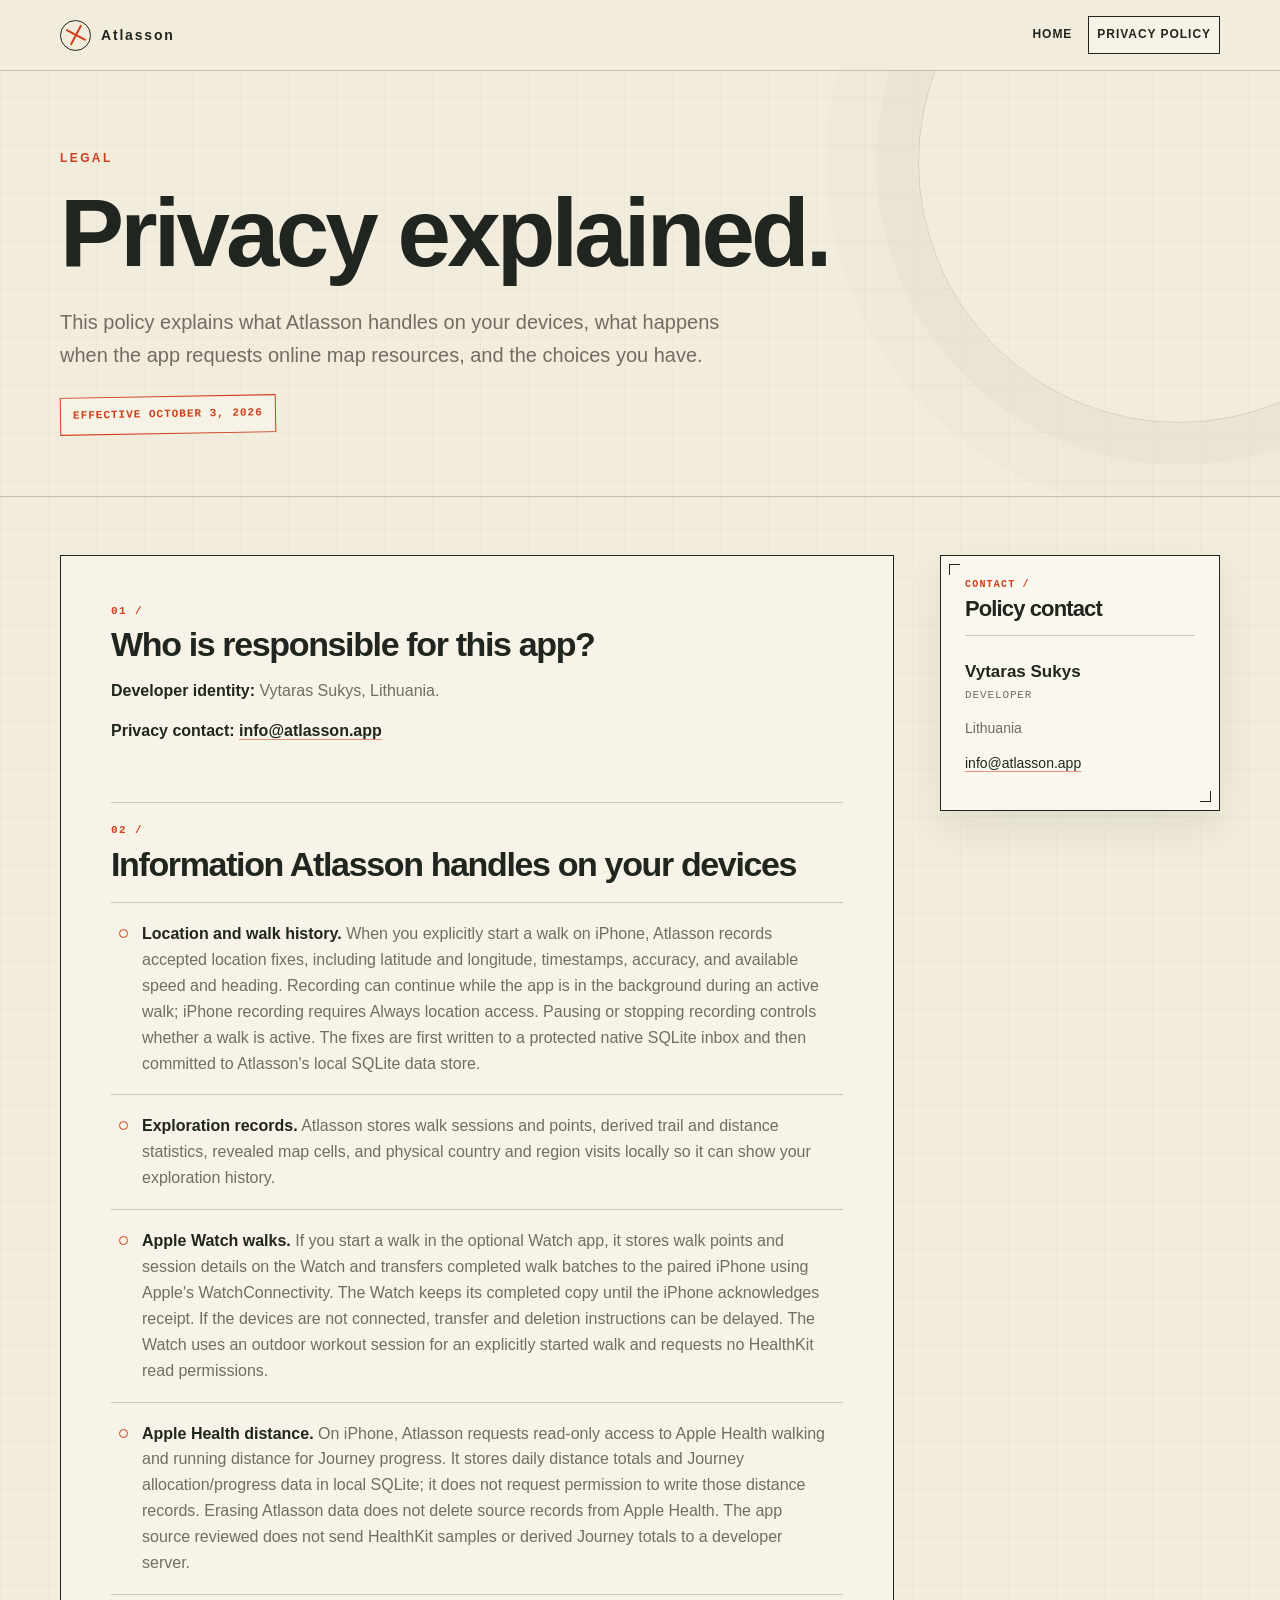
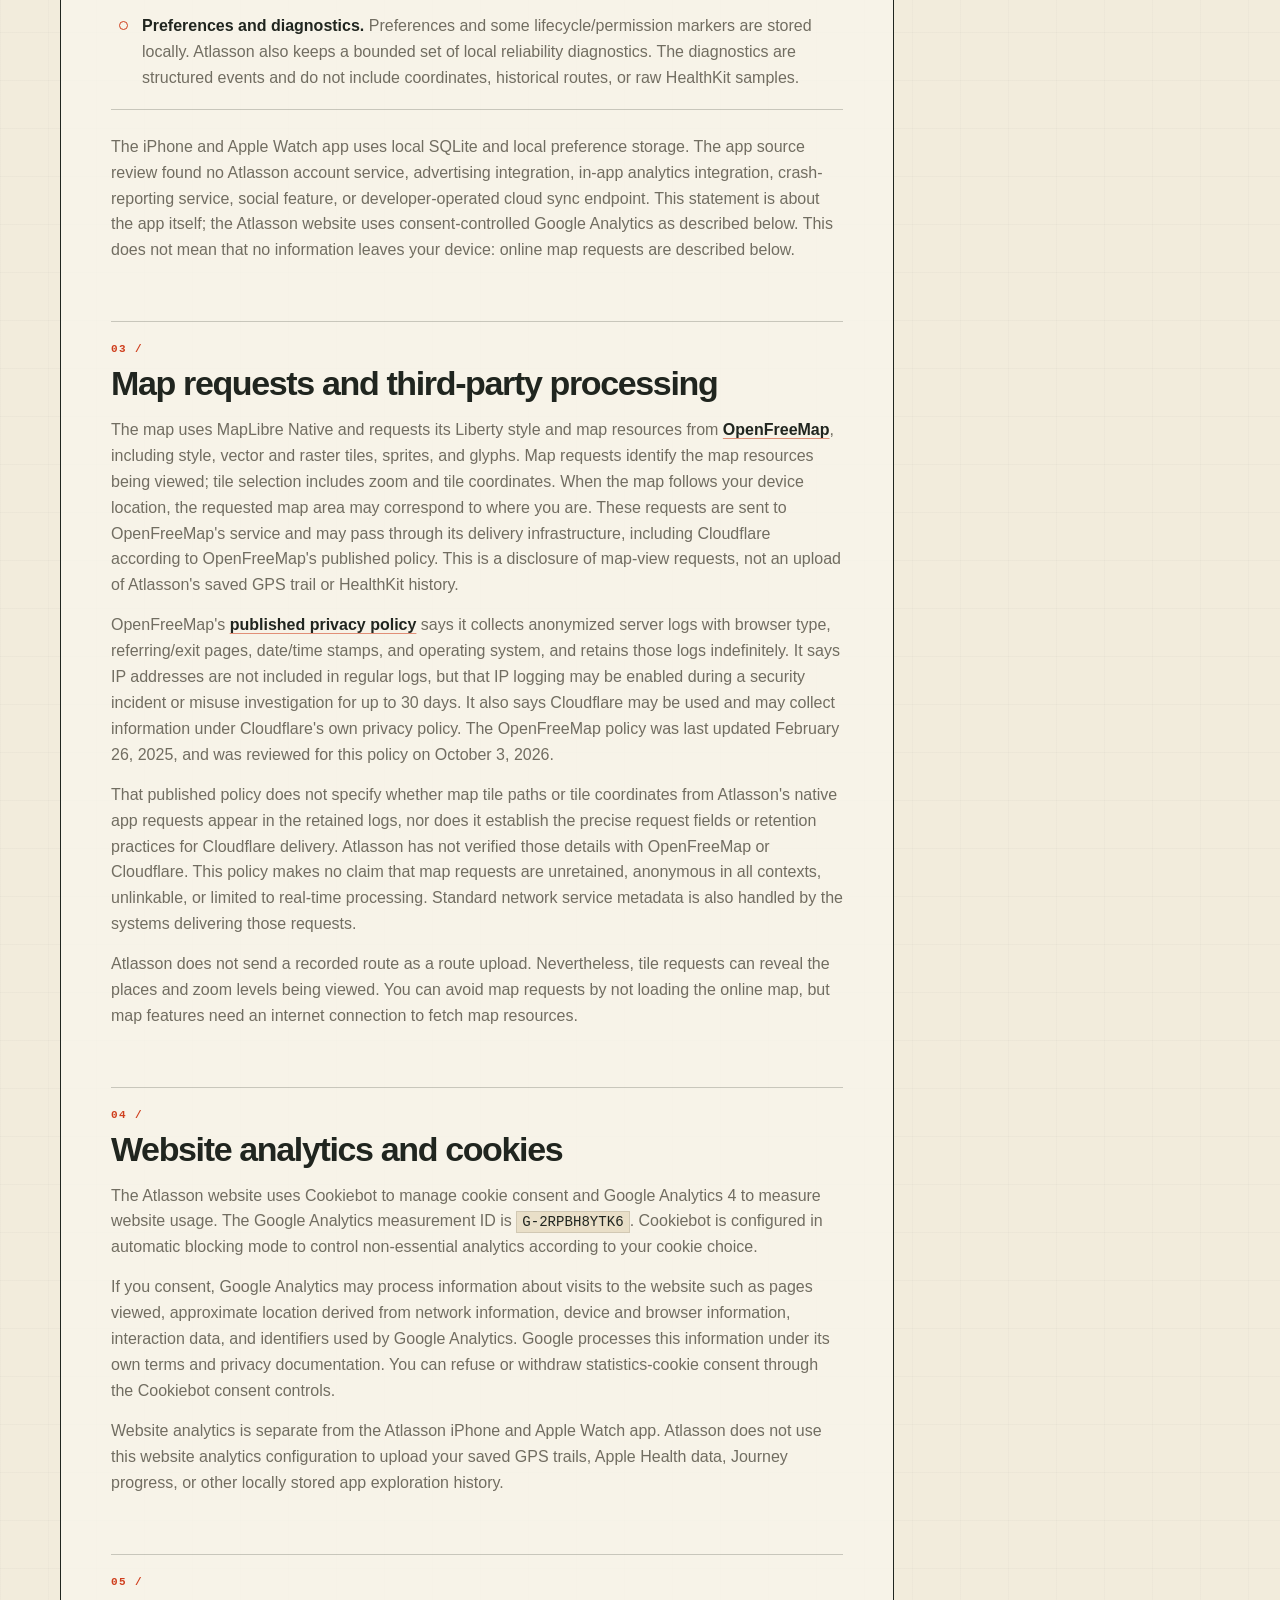
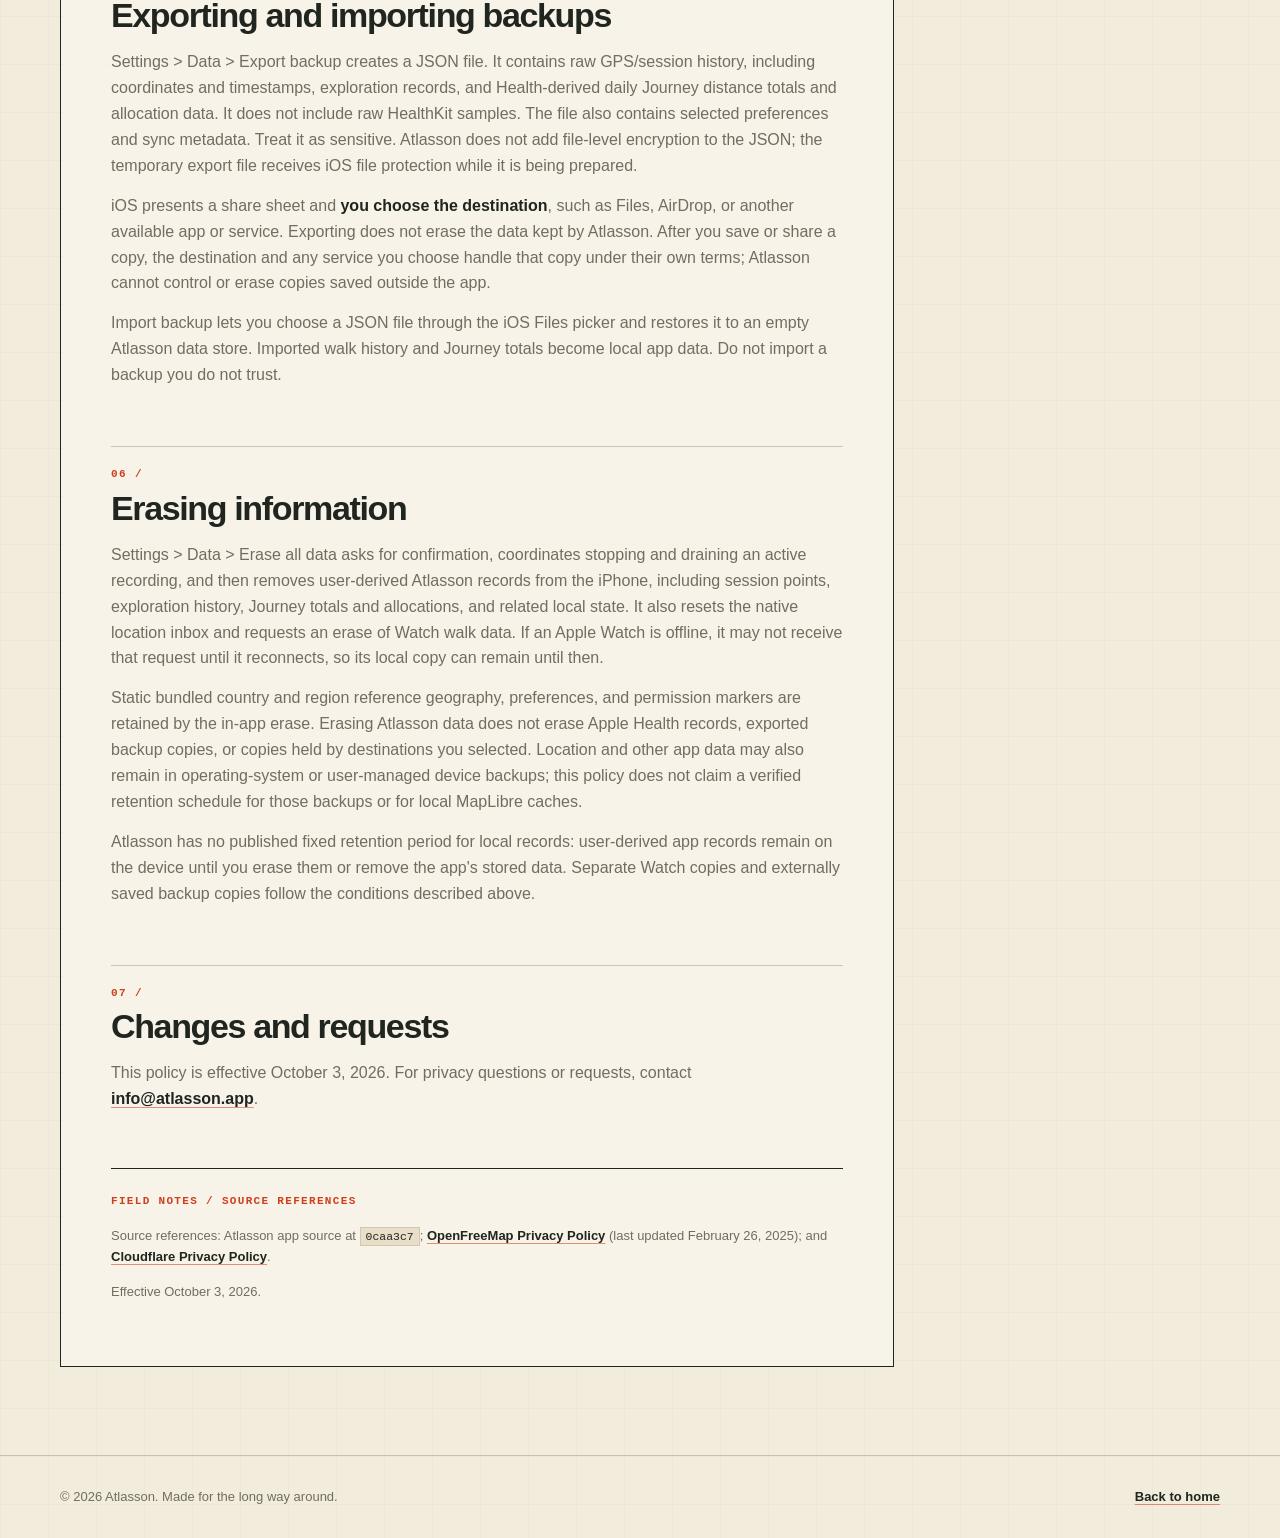
<file: privacy/index.html>
<!doctype html>
<html lang="en">
  <head>
    <meta charset="utf-8">
    <meta name="viewport" content="width=device-width, initial-scale=1">
    <meta name="apple-itunes-app" content="app-id=6814914411">
    <meta name="description" content="Atlasson Privacy Policy, effective October 3, 2026.">
    <link rel="stylesheet" href="../assets/privacy.css?v=20261003-1853">
    <link rel="canonical" href="https://atlasson.app/privacy/">
    <title>Privacy Policy - Atlasson</title>

  <!-- Google Consent Mode v2 defaults -->
  <script data-cookieconsent="ignore">
    window.dataLayer = window.dataLayer || [];
    function gtag() {
      dataLayer.push(arguments);
    }
    gtag("consent", "default", {
      ad_personalization: "denied",
      ad_storage: "denied",
      ad_user_data: "denied",
      analytics_storage: "denied",
      functionality_storage: "denied",
      personalization_storage: "denied",
      security_storage: "granted",
      wait_for_update: 500,
    });
    gtag("set", "ads_data_redaction", true);
    gtag("set", "url_passthrough", false);
  </script>

  <script id="Cookiebot" src="https://consent.cookiebot.com/uc.js" data-cbid="d8beff7d-342f-46bb-9151-32cc6a5f57a8" data-blockingmode="auto" type="text/javascript"></script>

  <!-- Google tag (gtag.js) -->
  <script async src="https://www.googletagmanager.com/gtag/js?id=G-2RPBH8YTK6"></script>
  <script>
    window.dataLayer = window.dataLayer || [];
    function gtag(){dataLayer.push(arguments);}
    gtag('js', new Date());

    gtag('config', 'G-2RPBH8YTK6');
  </script>
  </head>
  <body>
    <a class="skip-link" href="#main-content">Skip to content</a>
    <header class="site-header">
      <div class="header-inner">
        <a class="brand" href="../" aria-label="Atlasson home">
          <span class="brand-mark" aria-hidden="true"></span>
          <span>Atlasson</span>
        </a>
        <nav class="site-nav" aria-label="Primary navigation">
          <a class="nav-link" href="../">Home</a>
          <a class="nav-link" href="./" aria-current="page">Privacy Policy</a>
        </nav>
      </div>
    </header>

    <main id="main-content">
      <section class="page-intro" aria-labelledby="page-title">
        <div class="container">
          <p class="eyebrow">Legal</p>
          <h1 id="page-title">Privacy explained.</h1>
          <p class="page-intro-copy">This policy explains what Atlasson handles on your devices, what happens when the app requests online map resources, and the choices you have.</p>
          <span class="effective-date">Effective October 3, 2026</span>
        </div>
      </section>

      <div class="container policy-layout">
        <article class="policy-content">
          <h2>Who is responsible for this app?</h2>
          <p><strong>Developer identity:</strong> Vytaras Sukys, Lithuania.</p>
          <p><strong>Privacy contact:</strong> <a href="mailto:info@atlasson.app">info@atlasson.app</a></p>

          <h2>Information Atlasson handles on your devices</h2>
          <ul>
            <li><strong>Location and walk history.</strong> When you explicitly start a walk on iPhone, Atlasson records accepted location fixes, including latitude and longitude, timestamps, accuracy, and available speed and heading. Recording can continue while the app is in the background during an active walk; iPhone recording requires Always location access. Pausing or stopping recording controls whether a walk is active. The fixes are first written to a protected native SQLite inbox and then committed to Atlasson's local SQLite data store.</li>
            <li><strong>Exploration records.</strong> Atlasson stores walk sessions and points, derived trail and distance statistics, revealed map cells, and physical country and region visits locally so it can show your exploration history.</li>
            <li><strong>Apple Watch walks.</strong> If you start a walk in the optional Watch app, it stores walk points and session details on the Watch and transfers completed walk batches to the paired iPhone using Apple's WatchConnectivity. The Watch keeps its completed copy until the iPhone acknowledges receipt. If the devices are not connected, transfer and deletion instructions can be delayed. The Watch uses an outdoor workout session for an explicitly started walk and requests no HealthKit read permissions.</li>
            <li><strong>Apple Health distance.</strong> On iPhone, Atlasson requests read-only access to Apple Health walking and running distance for Journey progress. It stores daily distance totals and Journey allocation/progress data in local SQLite; it does not request permission to write those distance records. Erasing Atlasson data does not delete source records from Apple Health. The app source reviewed does not send HealthKit samples or derived Journey totals to a developer server.</li>
            <li><strong>Preferences and diagnostics.</strong> Preferences and some lifecycle/permission markers are stored locally. Atlasson also keeps a bounded set of local reliability diagnostics. The diagnostics are structured events and do not include coordinates, historical routes, or raw HealthKit samples.</li>
          </ul>
          <p>The iPhone and Apple Watch app uses local SQLite and local preference storage. The app source review found no Atlasson account service, advertising integration, in-app analytics integration, crash-reporting service, social feature, or developer-operated cloud sync endpoint. This statement is about the app itself; the Atlasson website uses consent-controlled Google Analytics as described below. This does not mean that no information leaves your device: online map requests are described below.</p>

          <h2>Map requests and third-party processing</h2>
          <p>The map uses MapLibre Native and requests its Liberty style and map resources from <a href="https://tiles.openfreemap.org/">OpenFreeMap</a>, including style, vector and raster tiles, sprites, and glyphs. Map requests identify the map resources being viewed; tile selection includes zoom and tile coordinates. When the map follows your device location, the requested map area may correspond to where you are. These requests are sent to OpenFreeMap's service and may pass through its delivery infrastructure, including Cloudflare according to OpenFreeMap's published policy. This is a disclosure of map-view requests, not an upload of Atlasson's saved GPS trail or HealthKit history.</p>
          <p>OpenFreeMap's <a href="https://openfreemap.org/privacy/">published privacy policy</a> says it collects anonymized server logs with browser type, referring/exit pages, date/time stamps, and operating system, and retains those logs indefinitely. It says IP addresses are not included in regular logs, but that IP logging may be enabled during a security incident or misuse investigation for up to 30 days. It also says Cloudflare may be used and may collect information under Cloudflare's own privacy policy. The OpenFreeMap policy was last updated February 26, 2025, and was reviewed for this policy on October 3, 2026.</p>
          <p>That published policy does not specify whether map tile paths or tile coordinates from Atlasson's native app requests appear in the retained logs, nor does it establish the precise request fields or retention practices for Cloudflare delivery. Atlasson has not verified those details with OpenFreeMap or Cloudflare. This policy makes no claim that map requests are unretained, anonymous in all contexts, unlinkable, or limited to real-time processing. Standard network service metadata is also handled by the systems delivering those requests.</p>
          <p>Atlasson does not send a recorded route as a route upload. Nevertheless, tile requests can reveal the places and zoom levels being viewed. You can avoid map requests by not loading the online map, but map features need an internet connection to fetch map resources.</p>

          <h2>Website analytics and cookies</h2>
          <p>The Atlasson website uses Cookiebot to manage cookie consent and Google Analytics 4 to measure website usage. The Google Analytics measurement ID is <code>G-2RPBH8YTK6</code>. Cookiebot is configured in automatic blocking mode to control non-essential analytics according to your cookie choice.</p>
          <p>If you consent, Google Analytics may process information about visits to the website such as pages viewed, approximate location derived from network information, device and browser information, interaction data, and identifiers used by Google Analytics. Google processes this information under its own terms and privacy documentation. You can refuse or withdraw statistics-cookie consent through the Cookiebot consent controls.</p>
          <p>Website analytics is separate from the Atlasson iPhone and Apple Watch app. Atlasson does not use this website analytics configuration to upload your saved GPS trails, Apple Health data, Journey progress, or other locally stored app exploration history.</p>

          <h2>Exporting and importing backups</h2>
          <p>Settings &gt; Data &gt; Export backup creates a JSON file. It contains raw GPS/session history, including coordinates and timestamps, exploration records, and Health-derived daily Journey distance totals and allocation data. It does not include raw HealthKit samples. The file also contains selected preferences and sync metadata. Treat it as sensitive. Atlasson does not add file-level encryption to the JSON; the temporary export file receives iOS file protection while it is being prepared.</p>
          <p>iOS presents a share sheet and <strong>you choose the destination</strong>, such as Files, AirDrop, or another available app or service. Exporting does not erase the data kept by Atlasson. After you save or share a copy, the destination and any service you choose handle that copy under their own terms; Atlasson cannot control or erase copies saved outside the app.</p>
          <p>Import backup lets you choose a JSON file through the iOS Files picker and restores it to an empty Atlasson data store. Imported walk history and Journey totals become local app data. Do not import a backup you do not trust.</p>

          <h2>Erasing information</h2>
          <p>Settings &gt; Data &gt; Erase all data asks for confirmation, coordinates stopping and draining an active recording, and then removes user-derived Atlasson records from the iPhone, including session points, exploration history, Journey totals and allocations, and related local state. It also resets the native location inbox and requests an erase of Watch walk data. If an Apple Watch is offline, it may not receive that request until it reconnects, so its local copy can remain until then.</p>
          <p>Static bundled country and region reference geography, preferences, and permission markers are retained by the in-app erase. Erasing Atlasson data does not erase Apple Health records, exported backup copies, or copies held by destinations you selected. Location and other app data may also remain in operating-system or user-managed device backups; this policy does not claim a verified retention schedule for those backups or for local MapLibre caches.</p>
          <p>Atlasson has no published fixed retention period for local records: user-derived app records remain on the device until you erase them or remove the app's stored data. Separate Watch copies and externally saved backup copies follow the conditions described above.</p>

          <h2>Changes and requests</h2>
          <p>This policy is effective October 3, 2026. For privacy questions or requests, contact <a href="mailto:info@atlasson.app">info@atlasson.app</a>.</p>

          <footer class="policy-footer">
            <p>Source references: Atlasson app source at <code>0caa3c7</code>; <a href="https://openfreemap.org/privacy/">OpenFreeMap Privacy Policy</a> (last updated February 26, 2025); and <a href="https://www.cloudflare.com/privacypolicy/">Cloudflare Privacy Policy</a>.</p>
            <p>Effective October 3, 2026.</p>
          </footer>
        </article>

        <aside class="policy-sidebar" aria-label="Policy contact">
          <div class="contact-card">
            <h2>Policy contact</h2>
            <p><strong>Vytaras Sukys</strong><span class="contact-role">Developer</span></p>
            <p>Lithuania</p>
            <p><a href="mailto:info@atlasson.app">info@atlasson.app</a></p>
          </div>
        </aside>
      </div>
    </main>

    <footer class="site-footer">
      <div class="container footer-inner">
        <p>© 2026 Atlasson. Made for the long way around.</p>
        <a href="../">Back to home</a>
      </div>
    </footer>
  </body>
</html>
</file>
<file: assets/privacy.css>
:root{
  color-scheme:light;
  --paper:#f2ecdc;
  --paper2:#faf7ee;
  --ink:#20251f;
  --muted:#716d61;
  --red:#cf3e1d;
  --red-dark:#a83218;
  --line:rgba(32,37,31,.22);
  --line-strong:rgba(32,37,31,.58);
  --dark:#20251f;
  --sans:Inter,-apple-system,BlinkMacSystemFont,"Segoe UI",sans-serif;
  --mono:ui-monospace,SFMono-Regular,Menlo,Monaco,Consolas,"Liberation Mono",monospace;
}
*{box-sizing:border-box}
html{scroll-behavior:smooth}
body{
  margin:0;
  color:var(--ink);
  font-family:var(--sans);
  line-height:1.62;
  background:
    linear-gradient(rgba(32,37,31,.025) 1px,transparent 1px),
    linear-gradient(90deg,rgba(32,37,31,.018) 1px,transparent 1px),
    var(--paper);
  background-size:48px 48px,48px 48px,auto;
  text-rendering:optimizeLegibility;
}
body:after{
  content:"";
  position:fixed;
  inset:0;
  z-index:999;
  pointer-events:none;
  opacity:.045;
  background-image:radial-gradient(#20251f .55px,transparent .55px);
  background-size:6px 6px;
}
a{color:var(--ink);text-decoration-color:rgba(207,62,29,.55);text-underline-offset:3px}
a:hover{color:var(--red-dark)}
a:focus-visible{outline:3px solid var(--red);outline-offset:4px}
.skip-link{
  position:fixed;
  left:1rem;
  top:-5rem;
  z-index:1000;
  padding:.7rem 1rem;
  color:var(--paper2);
  background:var(--dark);
  border:1px solid var(--paper2);
}
.skip-link:focus{top:1rem}
.container{width:min(1160px,calc(100% - 32px));margin:auto}

/* Header — matches the Atlasson landing page */
.site-header{
  position:sticky;
  top:0;
  z-index:30;
  border-bottom:1px solid var(--line);
  background:rgba(242,236,220,.92);
  backdrop-filter:blur(14px);
}
.header-inner{
  width:min(1160px,calc(100% - 32px));
  min-height:70px;
  margin:auto;
  display:flex;
  align-items:center;
  justify-content:space-between;
  gap:20px;
}
.brand{
  display:flex;
  align-items:center;
  gap:10px;
  color:var(--ink);
  font-size:14px;
  font-weight:900;
  letter-spacing:.13em;
  text-decoration:none;
}
.brand-mark{
  position:relative;
  width:31px;
  height:31px;
  flex:0 0 auto;
  border:1.5px solid var(--ink);
  border-radius:50%;
  background:transparent;
}
.brand-mark:before,.brand-mark:after{
  content:"";
  position:absolute;
  left:50%;
  top:50%;
  background:var(--red);
  transform:translate(-50%,-50%) rotate(28deg);
}
.brand-mark:before{width:2px;height:22px}
.brand-mark:after{width:22px;height:2px}
.site-nav{display:flex;align-items:center;gap:8px}
.nav-link{
  padding:8px;
  color:var(--ink);
  font-size:12px;
  font-weight:800;
  letter-spacing:.08em;
  text-decoration:none;
  text-transform:uppercase;
}
.nav-link:hover{color:var(--red-dark)}
.nav-link[aria-current="page"]{
  border:1px solid var(--ink);
  background:rgba(250,247,238,.55);
}

/* Intro */
.page-intro{
  position:relative;
  overflow:hidden;
  padding:78px 0 62px;
  border-bottom:1px solid var(--line);
}
.page-intro:after{
  content:"";
  position:absolute;
  right:-160px;
  top:-170px;
  width:520px;
  height:520px;
  border:1px solid rgba(32,37,31,.14);
  border-radius:50%;
  box-shadow:0 0 0 42px rgba(32,37,31,.018),0 0 0 92px rgba(32,37,31,.012);
  pointer-events:none;
}
.page-intro .container{position:relative;z-index:1}
.eyebrow{
  margin:0 0 14px;
  color:var(--red);
  font-size:12px;
  font-weight:900;
  letter-spacing:.2em;
  text-transform:uppercase;
}
h1,h2,h3{line-height:1.06;letter-spacing:-.04em}
.page-intro h1{
  max-width:820px;
  margin:0;
  font-size:clamp(54px,8vw,96px);
  font-weight:800;
}
.page-intro-copy{
  max-width:690px;
  margin:22px 0 0;
  color:var(--muted);
  font-size:clamp(17px,2vw,20px);
}
.effective-date{
  display:inline-flex;
  margin-top:25px;
  padding:9px 12px;
  color:var(--red);
  border:1px solid var(--red);
  background:rgba(250,247,238,.5);
  font-family:var(--mono);
  font-size:11px;
  font-weight:800;
  letter-spacing:.09em;
  text-transform:uppercase;
  transform:rotate(-1deg);
}

/* Policy */
.policy-layout{
  display:grid;
  grid-template-columns:minmax(0,1fr) 280px;
  gap:46px;
  align-items:start;
  padding:58px 0 88px;
}
.policy-content{
  min-width:0;
  padding:clamp(24px,4vw,50px);
  border:1px solid var(--ink);
  background:rgba(250,247,238,.72);
  counter-reset:policysection;
}
.policy-content>h2{
  counter-increment:policysection;
  margin:58px 0 16px;
  padding-top:22px;
  border-top:1px solid var(--line);
  font-size:clamp(25px,3vw,34px);
  font-weight:800;
}
.policy-content>h2:first-child{margin-top:0;padding-top:0;border-top:0}
.policy-content>h2:before{
  content:"0" counter(policysection) " / ";
  display:block;
  margin-bottom:9px;
  color:var(--red);
  font-family:var(--mono);
  font-size:11px;
  font-weight:800;
  letter-spacing:.13em;
  text-transform:uppercase;
}
.policy-content p{margin:14px 0;color:var(--muted)}
.policy-content strong{color:var(--ink)}
.policy-content ul{
  margin:20px 0 24px;
  padding:0;
  list-style:none;
  border-top:1px solid var(--line);
}
.policy-content li{
  position:relative;
  margin:0;
  padding:18px 12px 18px 31px;
  color:var(--muted);
  border-bottom:1px solid var(--line);
}
.policy-content li:before{
  content:"";
  position:absolute;
  left:8px;
  top:26px;
  width:7px;
  height:7px;
  border:1px solid var(--red);
  border-radius:50%;
}
.policy-content code{
  padding:2px 5px;
  color:var(--ink);
  background:#e9dfc8;
  border:1px solid rgba(32,37,31,.12);
  font-family:var(--mono);
  font-size:.88em;
}
.policy-content a{font-weight:650}
.policy-footer{
  margin-top:56px;
  padding:24px 0 0;
  border-top:1px solid var(--ink);
}
.policy-footer:before{
  content:"FIELD NOTES / SOURCE REFERENCES";
  display:block;
  margin-bottom:12px;
  color:var(--red);
  font-family:var(--mono);
  font-size:11px;
  font-weight:800;
  letter-spacing:.12em;
}
.policy-footer p{font-size:13px}

/* Sidebar */
.policy-sidebar{position:sticky;top:92px}
.contact-card{
  position:relative;
  padding:24px;
  border:1px solid var(--ink);
  background:var(--paper2);
  box-shadow:0 18px 36px rgba(32,37,31,.08);
}
.contact-card:before,.contact-card:after{
  content:"";
  position:absolute;
  width:10px;
  height:10px;
  pointer-events:none;
}
.contact-card:before{left:8px;top:8px;border-left:1px solid var(--ink);border-top:1px solid var(--ink)}
.contact-card:after{right:8px;bottom:8px;border-right:1px solid var(--ink);border-bottom:1px solid var(--ink)}
.contact-card h2{
  margin:0 0 22px;
  padding-bottom:14px;
  border-bottom:1px solid var(--line);
  font-size:22px;
}
.contact-card h2:before{
  content:"CONTACT / ";
  display:block;
  margin-bottom:7px;
  color:var(--red);
  font-family:var(--mono);
  font-size:10px;
  font-weight:800;
  letter-spacing:.12em;
}
.contact-card p{margin:12px 0;color:var(--muted);font-size:14px}
.contact-card strong{display:block;color:var(--ink);font-size:17px}
.contact-role{display:block;margin-top:2px;color:var(--muted);font-family:var(--mono);font-size:11px;letter-spacing:.08em;text-transform:uppercase}
.contact-card a{overflow-wrap:anywhere}

/* Footer */
.site-footer{
  padding:30px 0;
  color:var(--muted);
  border-top:1px solid var(--line);
  font-size:13px;
}
.footer-inner{display:flex;align-items:center;justify-content:space-between;gap:24px}
.footer-inner p{margin:0}
.footer-inner a{font-weight:800}

/* Cookiebot banner alignment with site language where supported */
#CybotCookiebotDialog,
#CybotCookiebotDialogBodyUnderlay{
  font-family:var(--sans)!important;
}

@media(max-width:860px){
  .policy-layout{grid-template-columns:1fr}
  .policy-sidebar{position:static;order:-1}
  .contact-card{max-width:520px}
}
@media(max-width:620px){
  .container,.header-inner{width:min(100% - 20px,1160px)}
  .header-inner{min-height:64px}
  .nav-link{font-size:11px;padding:7px}
  .page-intro{padding:55px 0 44px}
  .page-intro h1{font-size:clamp(46px,15vw,70px)}
  .policy-layout{padding:28px 0 58px;gap:22px}
  .policy-content{padding:22px 18px}
  .policy-content>h2{margin-top:44px}
  .footer-inner{align-items:flex-start;flex-direction:column}
}
@media(prefers-reduced-motion:reduce){
  html{scroll-behavior:auto}
  *,*:before,*:after{animation-duration:.01ms!important;animation-iteration-count:1!important;transition-duration:.01ms!important}
}
</file>
